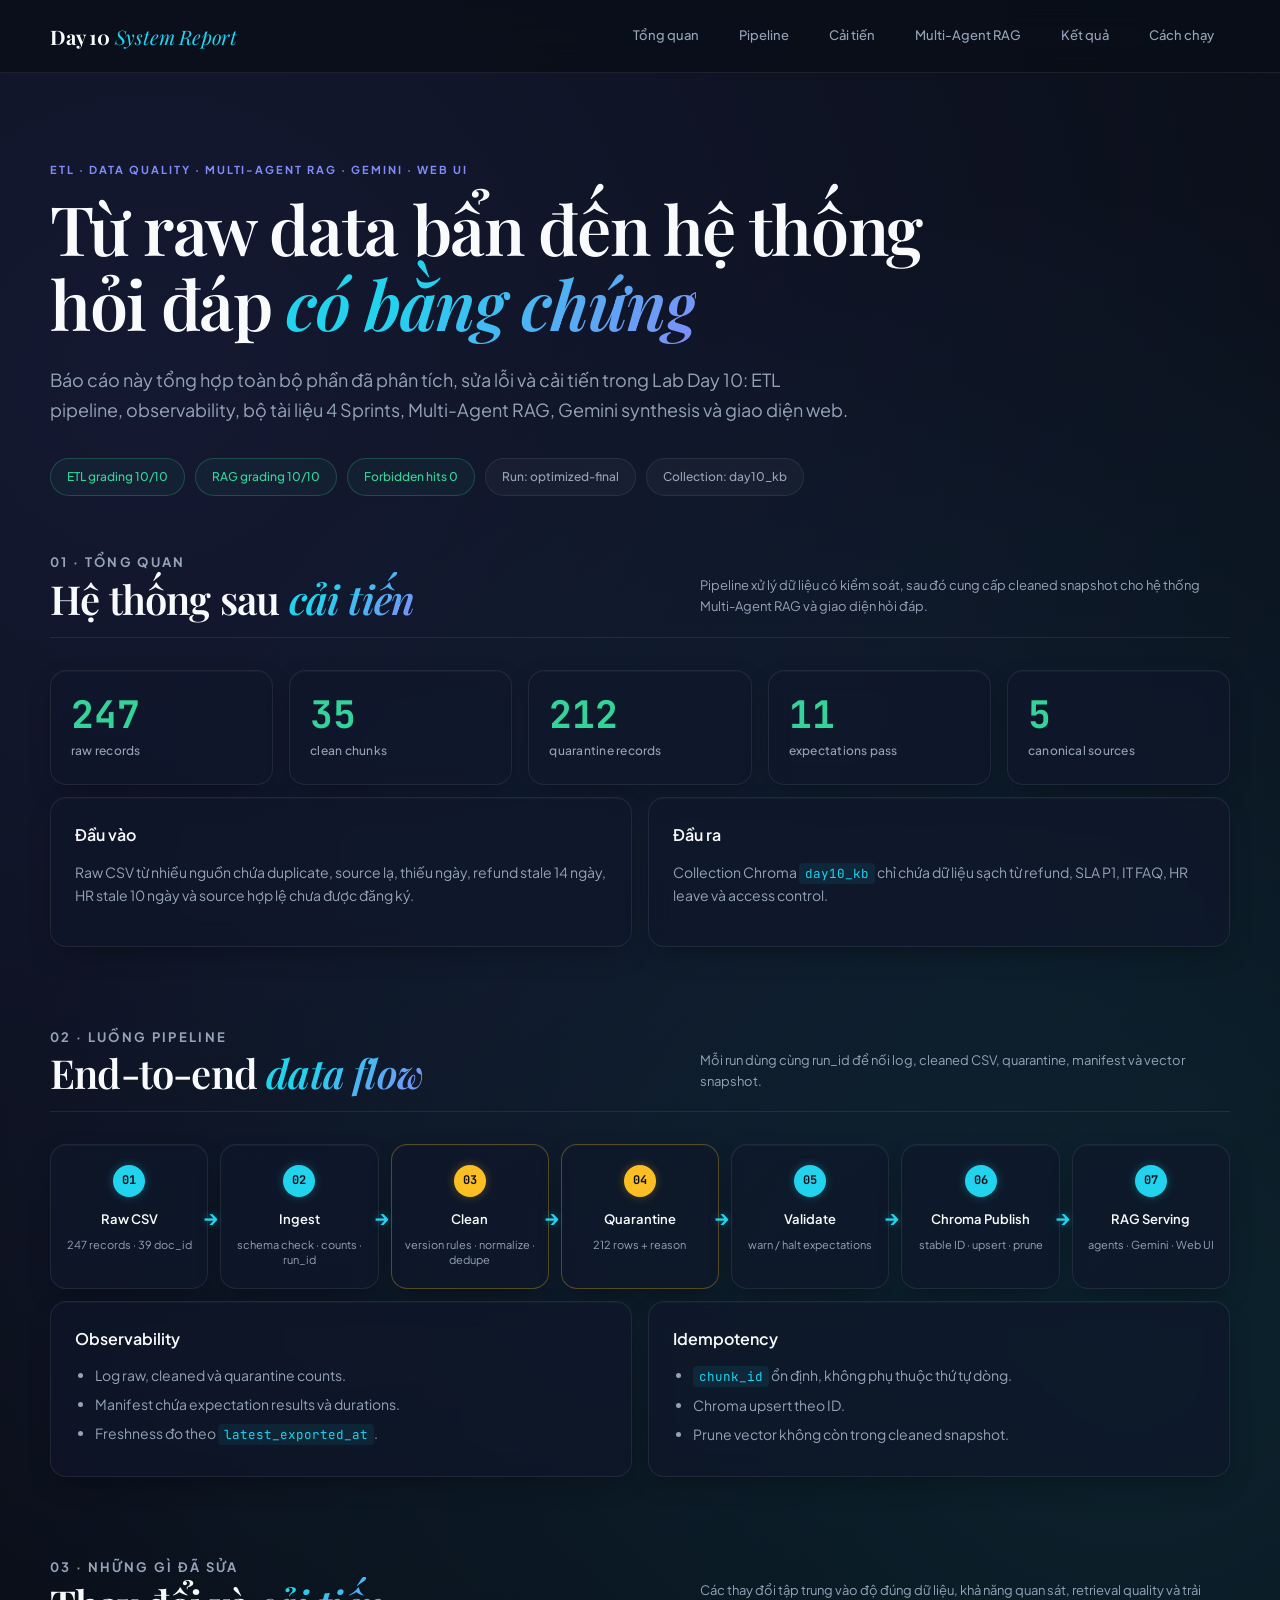
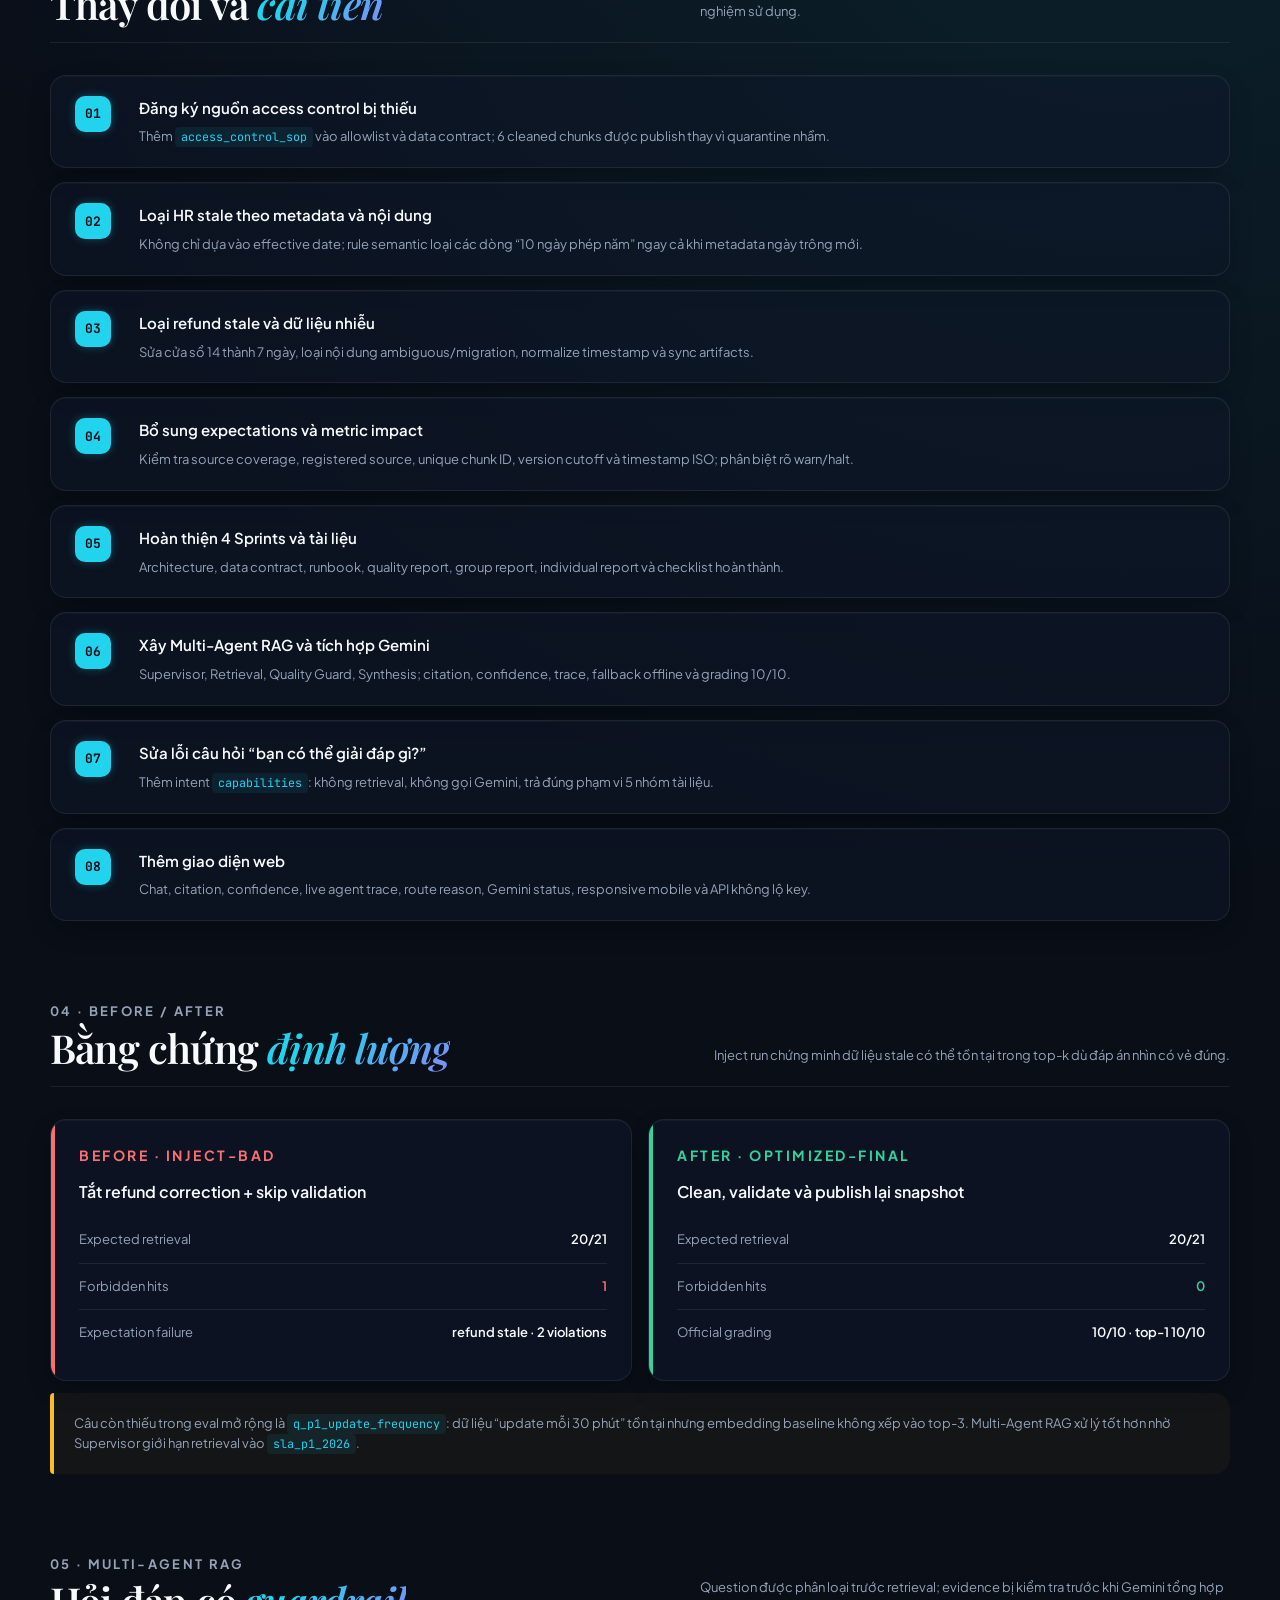
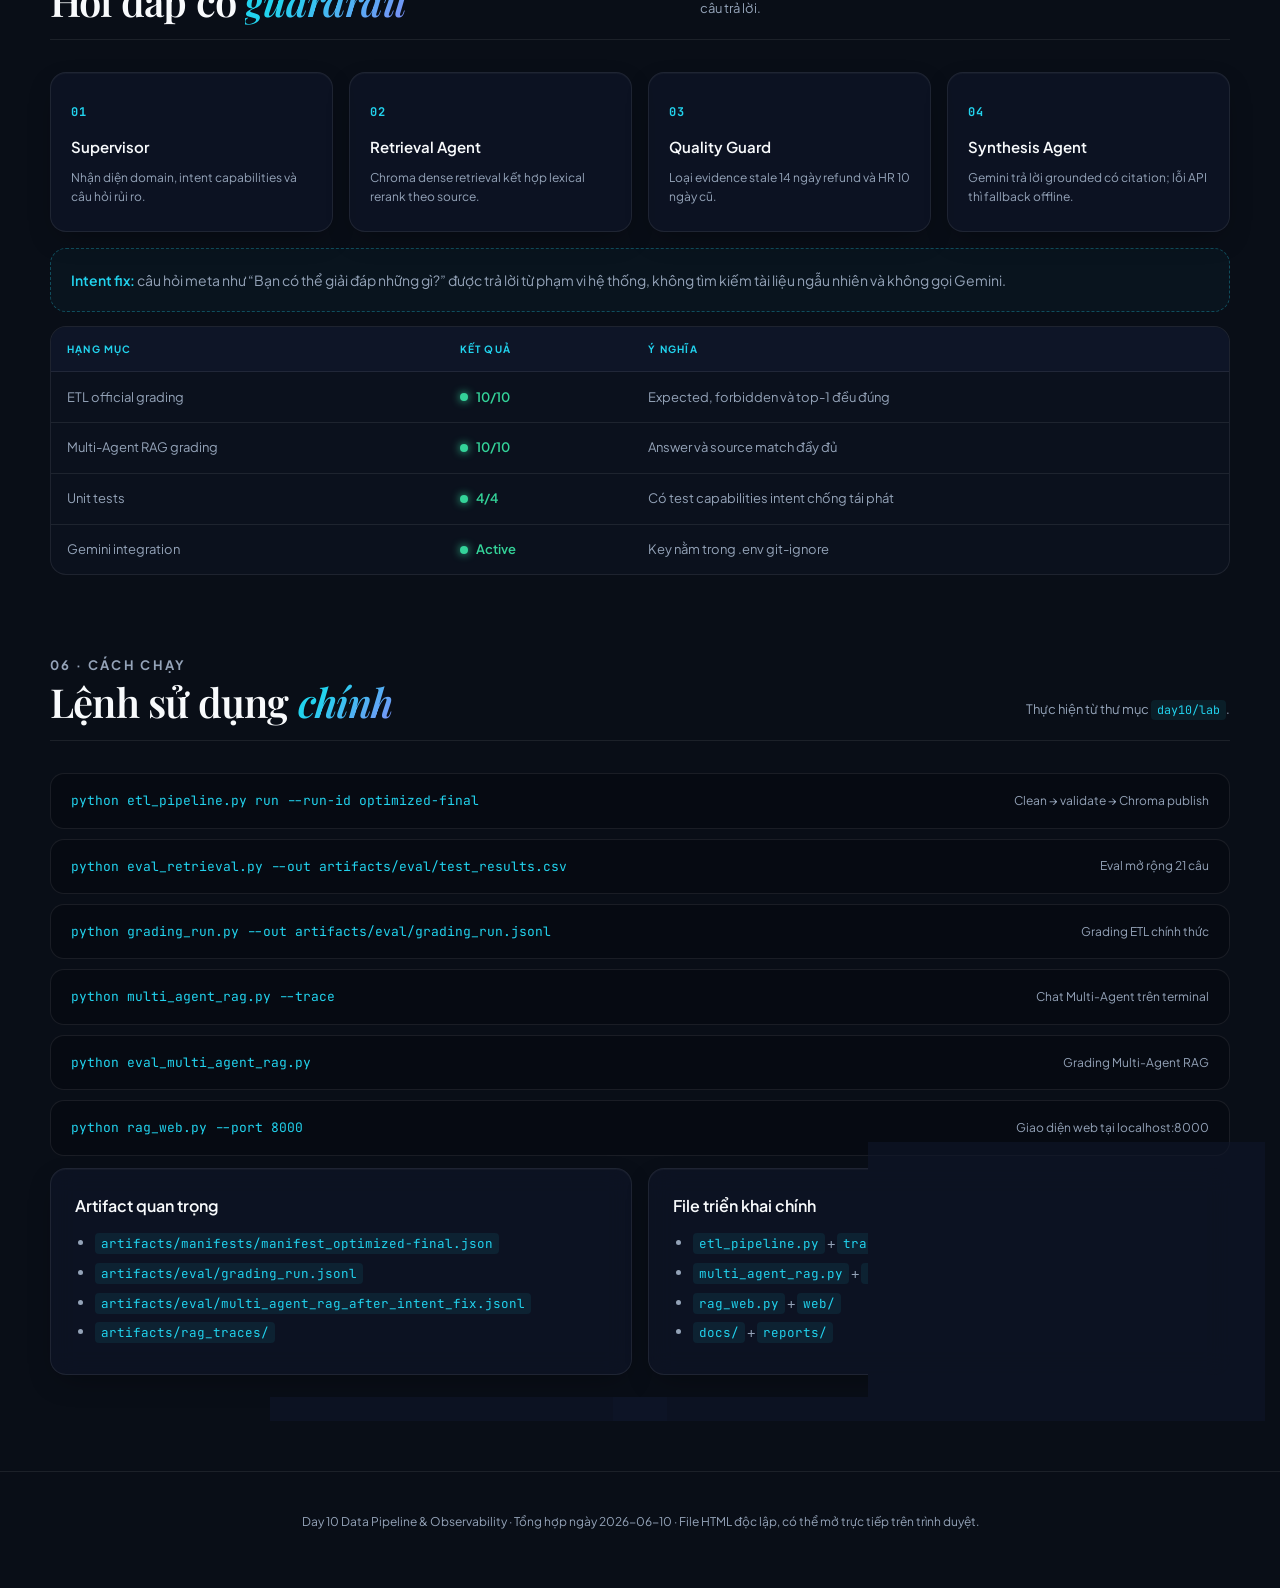
<file: day10/lab/project_summary.html>
<!doctype html>
<html lang="vi">
<head>
  <meta charset="utf-8">
  <meta name="viewport" content="width=device-width, initial-scale=1">
  <title>Tổng kết Day 10 · ETL & Multi-Agent RAG</title>
  <link rel="preconnect" href="https://fonts.googleapis.com">
  <link rel="preconnect" href="https://fonts.gstatic.com" crossorigin>
  <link href="https://fonts.googleapis.com/css2?family=Plus+Jakarta+Sans:ital,wght@0,300..800;1,300..800&family=Playfair+Display:ital,wght@0,400..900;1,400..900&family=JetBrains+Mono:ital,wght@0,100..800;1,100..800&display=swap" rel="stylesheet">
  <style>
    :root {
      --bg: #090e17;
      --bg-gradient: radial-gradient(circle at 12% 8%, rgba(99, 102, 241, 0.12), transparent 30%),
                     radial-gradient(circle at 88% 28%, rgba(34, 211, 238, 0.1), transparent 32%),
                     #090e17;
      --panel: #0f172a;
      --panel-hover: #1e293b;
      --panel-border: rgba(255, 255, 255, 0.08);
      --panel-border-hover: rgba(255, 255, 255, 0.16);
      --text: #f8fafc;
      --muted: #94a3b8;
      --cyan: #22d3ee;
      --indigo: #818cf8;
      --lime: #34d399;
      --orange: #fbbf24;
      --red: #f87171;
      --shadow: 0 10px 30px -10px rgba(0, 0, 0, 0.4), 0 1px 1px 0 rgba(255, 255, 255, 0.04) inset;
      --shadow-hover: 0 20px 40px -15px rgba(99, 102, 241, 0.2), 0 1px 1px 0 rgba(255, 255, 255, 0.08) inset;
      --transition: all 0.3s cubic-bezier(0.4, 0, 0.2, 1);
    }
    
    * {
      box-sizing: border-box;
    }
    
    html {
      scroll-behavior: smooth;
      color-scheme: dark;
    }
    
    body {
      margin: 0;
      color: var(--text);
      background: var(--bg-gradient);
      font-family: 'Plus Jakarta Sans', ui-sans-serif, system-ui, -apple-system, sans-serif;
      line-height: 1.65;
      -webkit-font-smoothing: antialiased;
      -moz-osx-font-smoothing: grayscale;
    }
    
    a {
      color: inherit;
    }
    
    code {
      font-family: 'JetBrains Mono', ui-monospace, SFMono-Regular, Consolas, monospace;
      color: var(--cyan);
      background: rgba(34, 211, 238, 0.08);
      padding: 2px 6px;
      border-radius: 4px;
      font-size: 0.9em;
    }
    
    .wrap {
      width: min(1180px, calc(100% - 40px));
      margin: auto;
    }
    
    .top {
      position: sticky;
      top: 0;
      z-index: 50;
      border-bottom: 1px solid var(--panel-border);
      background: rgba(9, 14, 23, 0.75);
      backdrop-filter: blur(16px);
      -webkit-backdrop-filter: blur(16px);
    }
    
    .top .wrap {
      display: flex;
      align-items: center;
      justify-content: space-between;
      gap: 20px;
      min-height: 72px;
    }
    
    .brand {
      font-family: 'Playfair Display', Georgia, serif;
      font-weight: 700;
      font-size: 20px;
      letter-spacing: -0.01em;
    }
    
    .brand span {
      color: var(--cyan);
      font-style: italic;
      font-weight: 400;
    }
    
    .nav {
      display: flex;
      gap: 8px;
      overflow: auto;
    }
    
    .nav a {
      padding: 8px 16px;
      border-radius: 999px;
      color: var(--muted);
      font-size: 13px;
      font-weight: 500;
      text-decoration: none;
      white-space: nowrap;
      transition: var(--transition);
    }
    
    .nav a:hover {
      color: var(--text);
      background: rgba(34, 211, 238, 0.1);
    }
    
    header {
      padding: 88px 0 56px;
    }
    
    .eyebrow {
      margin: 0 0 12px;
      color: var(--indigo);
      font-size: 11px;
      font-weight: 700;
      letter-spacing: 0.18em;
      text-transform: uppercase;
    }
    
    h1, h2, h3, p {
      margin-top: 0;
    }
    
    h1, h2 {
      font-family: 'Playfair Display', Georgia, serif;
      font-weight: 600;
      letter-spacing: -0.02em;
    }
    
    h1 {
      max-width: 880px;
      margin-bottom: 24px;
      font-size: clamp(38px, 6vw, 68px);
      line-height: 1.1;
    }
    
    h1 span, h2 span {
      color: var(--cyan);
      font-style: italic;
      background: linear-gradient(135deg, var(--cyan) 30%, var(--indigo) 100%);
      -webkit-background-clip: text;
      -webkit-text-fill-color: transparent;
    }
    
    .lead {
      max-width: 800px;
      color: var(--muted);
      font-size: 18px;
      line-height: 1.7;
    }
    
    .badges {
      display: flex;
      flex-wrap: wrap;
      gap: 10px;
      margin-top: 32px;
    }
    
    .badge {
      padding: 8px 16px;
      border: 1px solid var(--panel-border);
      border-radius: 999px;
      color: var(--muted);
      background: rgba(255, 255, 255, 0.03);
      font-size: 12px;
      font-weight: 500;
      transition: var(--transition);
    }
    
    .badge.ok {
      color: var(--lime);
      border-color: rgba(52, 211, 153, 0.25);
      background: rgba(52, 211, 153, 0.05);
    }
    
    main {
      display: grid;
      gap: 80px;
      padding-bottom: 96px;
    }
    
    section {
      scroll-margin-top: 100px;
    }
    
    .section-head {
      display: flex;
      justify-content: space-between;
      align-items: flex-end;
      gap: 24px;
      margin-bottom: 32px;
      border-bottom: 1px solid var(--panel-border);
      padding-bottom: 16px;
    }
    
    .section-head h2 {
      margin-bottom: 0;
      font-size: clamp(28px, 4vw, 40px);
      line-height: 1.1;
    }
    
    .section-head p {
      max-width: 530px;
      margin-bottom: 4px;
      color: var(--muted);
      font-size: 13px;
      line-height: 1.6;
    }
    
    .stats {
      display: grid;
      grid-template-columns: repeat(5, 1fr);
      gap: 16px;
    }
    
    .stat, .card {
      border: 1px solid var(--panel-border);
      border-radius: 16px;
      background: rgba(15, 23, 42, 0.6);
      backdrop-filter: blur(12px);
      -webkit-backdrop-filter: blur(12px);
      box-shadow: var(--shadow);
      transition: var(--transition);
    }
    
    .stat {
      padding: 24px 20px;
    }
    
    .stat:hover {
      transform: translateY(-2px);
      border-color: var(--panel-border-hover);
      box-shadow: var(--shadow-hover);
    }
    
    .stat strong, .stat span {
      display: block;
    }
    
    .stat strong {
      font-family: 'JetBrains Mono', monospace;
      font-weight: 700;
      font-size: 38px;
      color: var(--lime);
      line-height: 1;
      margin-bottom: 8px;
    }
    
    .stat span {
      color: var(--muted);
      font-size: 12px;
      font-weight: 500;
      letter-spacing: 0.02em;
    }
    
    .grid {
      display: grid;
      grid-template-columns: repeat(2, 1fr);
      gap: 16px;
    }
    
    .card {
      padding: 24px;
    }
    
    .card:hover {
      transform: translateY(-2px);
      border-color: var(--panel-border-hover);
      box-shadow: var(--shadow-hover);
    }
    
    .card h3 {
      margin-bottom: 12px;
      font-size: 16px;
      font-weight: 600;
      color: var(--text);
    }
    
    .card p, .card li {
      color: var(--muted);
      font-size: 14px;
      line-height: 1.65;
    }
    
    .card ul {
      margin: 0;
      padding-left: 20px;
    }
    
    .card li {
      margin-bottom: 6px;
    }
    
    .flow {
      display: grid;
      grid-template-columns: repeat(7, 1fr);
      gap: 12px;
      align-items: stretch;
    }
    
    .node {
      position: relative;
      min-height: 130px;
      padding: 20px 12px;
      border: 1px solid var(--panel-border);
      border-radius: 16px;
      background: rgba(15, 23, 42, 0.7);
      text-align: center;
      box-shadow: var(--shadow);
      transition: var(--transition);
    }
    
    .node:hover {
      transform: translateY(-2px);
      border-color: var(--cyan);
      box-shadow: 0 10px 25px -5px rgba(34, 211, 238, 0.15);
    }
    
    .node:not(:last-child)::after {
      content: "→";
      position: absolute;
      right: -12px;
      top: 50%;
      transform: translateY(-50%);
      z-index: 10;
      color: var(--cyan);
      font-size: 20px;
      font-weight: 700;
      text-shadow: 0 0 8px rgba(34, 211, 238, 0.4);
    }
    
    .node span {
      display: grid;
      place-items: center;
      width: 32px;
      height: 32px;
      margin: 0 auto 12px;
      border-radius: 50%;
      color: #090e17;
      background: var(--cyan);
      font-family: 'JetBrains Mono', monospace;
      font-weight: 700;
      font-size: 12px;
      box-shadow: 0 0 10px rgba(34, 211, 238, 0.3);
    }
    
    .node strong {
      display: block;
      font-size: 13px;
      font-weight: 600;
      color: var(--text);
    }
    
    .node small {
      display: block;
      margin-top: 6px;
      color: var(--muted);
      font-size: 11px;
      line-height: 1.4;
    }
    
    .node.split {
      border-color: rgba(251, 191, 36, 0.3);
    }
    
    .node.split:hover {
      border-color: var(--orange);
      box-shadow: 0 10px 25px -5px rgba(251, 191, 36, 0.15);
    }
    
    .node.split span {
      background: var(--orange);
      box-shadow: 0 0 10px rgba(251, 191, 36, 0.3);
    }
    
    .compare {
      display: grid;
      grid-template-columns: 1fr 1fr;
      gap: 16px;
    }
    
    .compare .card {
      position: relative;
      overflow: hidden;
      padding-left: 28px;
    }
    
    .compare .card::before {
      content: "";
      position: absolute;
      inset: 0 auto 0 0;
      width: 4px;
      background: var(--red);
    }
    
    .compare .after::before {
      background: var(--lime);
    }
    
    .metric-line {
      display: flex;
      justify-content: space-between;
      align-items: center;
      gap: 12px;
      padding: 12px 0;
      border-bottom: 1px solid var(--panel-border);
      color: var(--muted);
      font-size: 13px;
    }
    
    .metric-line:last-child {
      border-bottom: 0;
    }
    
    .metric-line strong {
      color: var(--text);
      font-weight: 600;
    }
    
    .timeline {
      display: grid;
      gap: 14px;
    }
    
    .change {
      display: grid;
      grid-template-columns: 46px 1fr;
      gap: 18px;
      padding: 20px 24px;
      border: 1px solid var(--panel-border);
      border-radius: 16px;
      background: rgba(15, 23, 42, 0.5);
      box-shadow: var(--shadow);
      transition: var(--transition);
    }
    
    .change:hover {
      transform: translateX(4px);
      border-color: var(--panel-border-hover);
      background: rgba(15, 23, 42, 0.75);
    }
    
    .change .n {
      display: grid;
      place-items: center;
      width: 36px;
      height: 36px;
      border-radius: 10px;
      color: #090e17;
      background: var(--cyan);
      font-family: 'JetBrains Mono', monospace;
      font-weight: 700;
      font-size: 13px;
      box-shadow: 0 0 10px rgba(34, 211, 238, 0.3);
    }
    
    .change h3 {
      margin-bottom: 6px;
      font-size: 15px;
      font-weight: 600;
      color: var(--text);
    }
    
    .change p {
      margin-bottom: 0;
      color: var(--muted);
      font-size: 13px;
      line-height: 1.6;
    }
    
    .agents {
      display: grid;
      grid-template-columns: repeat(4, 1fr);
      gap: 16px;
    }
    
    .agent {
      padding: 24px 20px;
      border: 1px solid var(--panel-border);
      border-radius: 16px;
      background: rgba(15, 23, 42, 0.6);
      box-shadow: var(--shadow);
      transition: var(--transition);
    }
    
    .agent:hover {
      transform: translateY(-2px);
      border-color: var(--indigo);
      box-shadow: 0 10px 25px -5px rgba(129, 140, 248, 0.15);
    }
    
    .agent .num {
      color: var(--cyan);
      font-family: 'JetBrains Mono', monospace;
      font-weight: 700;
      font-size: 12px;
      letter-spacing: 0.05em;
    }
    
    .agent h3 {
      margin: 12px 0 8px;
      font-size: 15px;
      font-weight: 600;
      color: var(--text);
    }
    
    .agent p {
      margin-bottom: 0;
      color: var(--muted);
      font-size: 12px;
      line-height: 1.6;
    }
    
    .intent {
      margin-top: 16px;
      padding: 20px;
      border: 1px dashed rgba(34, 211, 238, 0.3);
      border-radius: 16px;
      background: rgba(34, 211, 238, 0.03);
      font-size: 14px;
      line-height: 1.6;
      color: var(--muted);
    }
    
    .intent strong {
      color: var(--cyan);
      font-weight: 600;
    }
    
    table {
      width: 100%;
      border-collapse: separate;
      border-spacing: 0;
      border: 1px solid var(--panel-border);
      border-radius: 16px;
      overflow: hidden;
      background: rgba(15, 23, 42, 0.4);
      font-size: 13px;
      margin-top: 24px;
    }
    
    th, td {
      padding: 14px 16px;
      border-bottom: 1px solid var(--panel-border);
      text-align: left;
    }
    
    th {
      color: var(--cyan);
      font-size: 10px;
      font-weight: 700;
      letter-spacing: 0.12em;
      text-transform: uppercase;
      background: rgba(15, 23, 42, 0.8);
    }
    
    td {
      color: var(--muted);
    }
    
    tr:last-child td {
      border-bottom: 0;
    }
    
    tr:hover td {
      background: rgba(255, 255, 255, 0.02);
      color: var(--text);
    }
    
    .result {
      display: inline-flex;
      align-items: center;
      gap: 8px;
      color: var(--lime);
      font-weight: 600;
    }
    
    .dot {
      width: 8px;
      height: 8px;
      border-radius: 50%;
      background: currentColor;
      box-shadow: 0 0 8px currentColor;
    }
    
    .commands {
      display: grid;
      gap: 10px;
    }
    
    .command {
      display: flex;
      justify-content: space-between;
      align-items: center;
      gap: 16px;
      padding: 16px 20px;
      border: 1px solid var(--panel-border);
      border-radius: 14px;
      background: #060a12;
      color: var(--cyan);
      font-family: 'JetBrains Mono', monospace;
      font-size: 13px;
      transition: var(--transition);
    }
    
    .command:hover {
      border-color: rgba(34, 211, 238, 0.3);
      background: #090e17;
    }
    
    .command span {
      color: var(--muted);
      font-family: 'Plus Jakarta Sans', sans-serif;
      font-size: 12px;
    }
    
    .note {
      padding: 20px;
      border-left: 4px solid var(--orange);
      border-radius: 4px 16px 16px 4px;
      background: rgba(251, 191, 36, 0.04);
      color: var(--muted);
      font-size: 13px;
      line-height: 1.6;
    }
    
    footer {
      padding: 40px 0 56px;
      border-top: 1px solid var(--panel-border);
      color: var(--muted);
      font-size: 12px;
      text-align: center;
    }
    
    @media(max-width: 980px) {
      .stats {
        grid-template-columns: repeat(3, 1fr);
      }
      .flow {
        grid-template-columns: repeat(2, 1fr);
      }
      .node:not(:last-child)::after {
        display: none;
      }
      .agents {
        grid-template-columns: repeat(2, 1fr);
      }
    }
    
    @media(max-width: 660px) {
      .top .wrap {
        display: block;
        padding: 12px 0;
        text-align: center;
      }
      .nav {
        margin-top: 10px;
        justify-content: center;
      }
      .stats, .grid, .compare, .agents {
        grid-template-columns: 1fr 1fr;
      }
      .flow {
        grid-template-columns: 1fr;
      }
      .section-head {
        display: block;
      }
      .section-head p {
        margin-top: 8px;
      }
      .command {
        display: block;
        text-align: left;
      }
      .command span {
        display: block;
        margin-top: 6px;
      }
    }
    
    @media(max-width: 480px) {
      .stats, .grid, .compare, .agents {
        grid-template-columns: 1fr;
      }
      h1 {
        font-size: 36px;
      }
    }
    
    @media print {
      .top {
        display: none;
      }
      body {
        background: white;
        color: #14202b;
      }
      .card, .stat, .node, .agent, .change, table {
        box-shadow: none;
        background: white;
        color: #14202b;
        border: 1px solid #ccc;
      }
      .card p, .card li, .stat span, .node small, .agent p, .change p, td, .lead, .section-head p {
        color: #4b5b67;
      }
    }
  </style>
</head>
<body>
  <nav class="top"><div class="wrap"><div class="brand">Day 10 <span>System Report</span></div><div class="nav"><a href="#overview">Tổng quan</a><a href="#pipeline">Pipeline</a><a href="#changes">Cải tiến</a><a href="#rag">Multi-Agent RAG</a><a href="#results">Kết quả</a><a href="#run">Cách chạy</a></div></div></nav>
  <header class="wrap">
    <p class="eyebrow">ETL · Data Quality · Multi-Agent RAG · Gemini · Web UI</p>
    <h1>Từ raw data bẩn đến hệ thống hỏi đáp <span>có bằng chứng</span></h1>
    <p class="lead">Báo cáo này tổng hợp toàn bộ phần đã phân tích, sửa lỗi và cải tiến trong Lab Day 10: ETL pipeline, observability, bộ tài liệu 4 Sprints, Multi-Agent RAG, Gemini synthesis và giao diện web.</p>
    <div class="badges"><span class="badge ok">ETL grading 10/10</span><span class="badge ok">RAG grading 10/10</span><span class="badge ok">Forbidden hits 0</span><span class="badge">Run: optimized-final</span><span class="badge">Collection: day10_kb</span></div>
  </header>
  <main class="wrap">
    <section id="overview">
      <div class="section-head"><div><p class="eyebrow">01 · Tổng quan</p><h2>Hệ thống sau <span>cải tiến</span></h2></div><p>Pipeline xử lý dữ liệu có kiểm soát, sau đó cung cấp cleaned snapshot cho hệ thống Multi-Agent RAG và giao diện hỏi đáp.</p></div>
      <div class="stats"><div class="stat"><strong>247</strong><span>raw records</span></div><div class="stat"><strong>35</strong><span>clean chunks</span></div><div class="stat"><strong>212</strong><span>quarantine records</span></div><div class="stat"><strong>11</strong><span>expectations pass</span></div><div class="stat"><strong>5</strong><span>canonical sources</span></div></div>
      <div class="grid" style="margin-top:12px"><article class="card"><h3>Đầu vào</h3><p>Raw CSV từ nhiều nguồn chứa duplicate, source lạ, thiếu ngày, refund stale 14 ngày, HR stale 10 ngày và source hợp lệ chưa được đăng ký.</p></article><article class="card"><h3>Đầu ra</h3><p>Collection Chroma <code>day10_kb</code> chỉ chứa dữ liệu sạch từ refund, SLA P1, IT FAQ, HR leave và access control.</p></article></div>
    </section>

    <section id="pipeline">
      <div class="section-head"><div><p class="eyebrow">02 · Luồng pipeline</p><h2>End-to-end <span>data flow</span></h2></div><p>Mỗi run dùng cùng run_id để nối log, cleaned CSV, quarantine, manifest và vector snapshot.</p></div>
      <div class="flow"><div class="node"><span>01</span><strong>Raw CSV</strong><small>247 records · 39 doc_id</small></div><div class="node"><span>02</span><strong>Ingest</strong><small>schema check · counts · run_id</small></div><div class="node split"><span>03</span><strong>Clean</strong><small>version rules · normalize · dedupe</small></div><div class="node split"><span>04</span><strong>Quarantine</strong><small>212 rows + reason</small></div><div class="node"><span>05</span><strong>Validate</strong><small>warn / halt expectations</small></div><div class="node"><span>06</span><strong>Chroma Publish</strong><small>stable ID · upsert · prune</small></div><div class="node"><span>07</span><strong>RAG Serving</strong><small>agents · Gemini · Web UI</small></div></div>
      <div class="grid" style="margin-top:12px"><article class="card"><h3>Observability</h3><ul><li>Log raw, cleaned và quarantine counts.</li><li>Manifest chứa expectation results và durations.</li><li>Freshness đo theo <code>latest_exported_at</code>.</li></ul></article><article class="card"><h3>Idempotency</h3><ul><li><code>chunk_id</code> ổn định, không phụ thuộc thứ tự dòng.</li><li>Chroma upsert theo ID.</li><li>Prune vector không còn trong cleaned snapshot.</li></ul></article></div>
    </section>

    <section id="changes">
      <div class="section-head"><div><p class="eyebrow">03 · Những gì đã sửa</p><h2>Thay đổi và <span>cải tiến</span></h2></div><p>Các thay đổi tập trung vào độ đúng dữ liệu, khả năng quan sát, retrieval quality và trải nghiệm sử dụng.</p></div>
      <div class="timeline">
        <article class="change"><div class="n">01</div><div><h3>Đăng ký nguồn access control bị thiếu</h3><p>Thêm <code>access_control_sop</code> vào allowlist và data contract; 6 cleaned chunks được publish thay vì quarantine nhầm.</p></div></article>
        <article class="change"><div class="n">02</div><div><h3>Loại HR stale theo metadata và nội dung</h3><p>Không chỉ dựa vào effective date; rule semantic loại các dòng “10 ngày phép năm” ngay cả khi metadata ngày trông mới.</p></div></article>
        <article class="change"><div class="n">03</div><div><h3>Loại refund stale và dữ liệu nhiễu</h3><p>Sửa cửa sổ 14 thành 7 ngày, loại nội dung ambiguous/migration, normalize timestamp và sync artifacts.</p></div></article>
        <article class="change"><div class="n">04</div><div><h3>Bổ sung expectations và metric impact</h3><p>Kiểm tra source coverage, registered source, unique chunk ID, version cutoff và timestamp ISO; phân biệt rõ warn/halt.</p></div></article>
        <article class="change"><div class="n">05</div><div><h3>Hoàn thiện 4 Sprints và tài liệu</h3><p>Architecture, data contract, runbook, quality report, group report, individual report và checklist hoàn thành.</p></div></article>
        <article class="change"><div class="n">06</div><div><h3>Xây Multi-Agent RAG và tích hợp Gemini</h3><p>Supervisor, Retrieval, Quality Guard, Synthesis; citation, confidence, trace, fallback offline và grading 10/10.</p></div></article>
        <article class="change"><div class="n">07</div><div><h3>Sửa lỗi câu hỏi “bạn có thể giải đáp gì?”</h3><p>Thêm intent <code>capabilities</code>: không retrieval, không gọi Gemini, trả đúng phạm vi 5 nhóm tài liệu.</p></div></article>
        <article class="change"><div class="n">08</div><div><h3>Thêm giao diện web</h3><p>Chat, citation, confidence, live agent trace, route reason, Gemini status, responsive mobile và API không lộ key.</p></div></article>
      </div>
    </section>

    <section id="results">
      <div class="section-head"><div><p class="eyebrow">04 · Before / After</p><h2>Bằng chứng <span>định lượng</span></h2></div><p>Inject run chứng minh dữ liệu stale có thể tồn tại trong top-k dù đáp án nhìn có vẻ đúng.</p></div>
      <div class="compare"><article class="card"><p class="eyebrow" style="color:var(--red)">Before · inject-bad</p><h3>Tắt refund correction + skip validation</h3><div class="metric-line"><span>Expected retrieval</span><strong>20/21</strong></div><div class="metric-line"><span>Forbidden hits</span><strong style="color:var(--red)">1</strong></div><div class="metric-line"><span>Expectation failure</span><strong>refund stale · 2 violations</strong></div></article><article class="card after"><p class="eyebrow" style="color:var(--lime)">After · optimized-final</p><h3>Clean, validate và publish lại snapshot</h3><div class="metric-line"><span>Expected retrieval</span><strong>20/21</strong></div><div class="metric-line"><span>Forbidden hits</span><strong style="color:var(--lime)">0</strong></div><div class="metric-line"><span>Official grading</span><strong>10/10 · top-1 10/10</strong></div></article></div>
      <div class="note" style="margin-top:12px">Câu còn thiếu trong eval mở rộng là <code>q_p1_update_frequency</code>: dữ liệu “update mỗi 30 phút” tồn tại nhưng embedding baseline không xếp vào top-3. Multi-Agent RAG xử lý tốt hơn nhờ Supervisor giới hạn retrieval vào <code>sla_p1_2026</code>.</div>
    </section>

    <section id="rag">
      <div class="section-head"><div><p class="eyebrow">05 · Multi-Agent RAG</p><h2>Hỏi đáp có <span>guardrail</span></h2></div><p>Question được phân loại trước retrieval; evidence bị kiểm tra trước khi Gemini tổng hợp câu trả lời.</p></div>
      <div class="agents"><article class="agent"><span class="num">01</span><h3>Supervisor</h3><p>Nhận diện domain, intent capabilities và câu hỏi rủi ro.</p></article><article class="agent"><span class="num">02</span><h3>Retrieval Agent</h3><p>Chroma dense retrieval kết hợp lexical rerank theo source.</p></article><article class="agent"><span class="num">03</span><h3>Quality Guard</h3><p>Loại evidence stale 14 ngày refund và HR 10 ngày cũ.</p></article><article class="agent"><span class="num">04</span><h3>Synthesis Agent</h3><p>Gemini trả lời grounded có citation; lỗi API thì fallback offline.</p></article></div>
      <div class="intent"><strong>Intent fix:</strong> câu hỏi meta như “Bạn có thể giải đáp những gì?” được trả lời từ phạm vi hệ thống, không tìm kiếm tài liệu ngẫu nhiên và không gọi Gemini.</div>
      <table style="margin-top:14px"><thead><tr><th>Hạng mục</th><th>Kết quả</th><th>Ý nghĩa</th></tr></thead><tbody><tr><td>ETL official grading</td><td><span class="result"><span class="dot"></span>10/10</span></td><td>Expected, forbidden và top-1 đều đúng</td></tr><tr><td>Multi-Agent RAG grading</td><td><span class="result"><span class="dot"></span>10/10</span></td><td>Answer và source match đầy đủ</td></tr><tr><td>Unit tests</td><td><span class="result"><span class="dot"></span>4/4</span></td><td>Có test capabilities intent chống tái phát</td></tr><tr><td>Gemini integration</td><td><span class="result"><span class="dot"></span>Active</span></td><td>Key nằm trong .env git-ignore</td></tr></tbody></table>
    </section>

    <section id="run">
      <div class="section-head"><div><p class="eyebrow">06 · Cách chạy</p><h2>Lệnh sử dụng <span>chính</span></h2></div><p>Thực hiện từ thư mục <code>day10/lab</code>.</p></div>
      <div class="commands"><div class="command">python etl_pipeline.py run --run-id optimized-final <span>Clean → validate → Chroma publish</span></div><div class="command">python eval_retrieval.py --out artifacts/eval/test_results.csv <span>Eval mở rộng 21 câu</span></div><div class="command">python grading_run.py --out artifacts/eval/grading_run.jsonl <span>Grading ETL chính thức</span></div><div class="command">python multi_agent_rag.py --trace <span>Chat Multi-Agent trên terminal</span></div><div class="command">python eval_multi_agent_rag.py <span>Grading Multi-Agent RAG</span></div><div class="command">python rag_web.py --port 8000 <span>Giao diện web tại localhost:8000</span></div></div>
      <div class="grid" style="margin-top:12px"><article class="card"><h3>Artifact quan trọng</h3><ul><li><code>artifacts/manifests/manifest_optimized-final.json</code></li><li><code>artifacts/eval/grading_run.jsonl</code></li><li><code>artifacts/eval/multi_agent_rag_after_intent_fix.jsonl</code></li><li><code>artifacts/rag_traces/</code></li></ul></article><article class="card"><h3>File triển khai chính</h3><ul><li><code>etl_pipeline.py</code> + <code>transform/</code> + <code>quality/</code></li><li><code>multi_agent_rag.py</code> + <code>rag_agents/</code></li><li><code>rag_web.py</code> + <code>web/</code></li><li><code>docs/</code> + <code>reports/</code></li></ul></article></div>
    </section>
  </main>
  <footer><div class="wrap">Day 10 Data Pipeline & Observability · Tổng hợp ngày 2026-06-10 · File HTML độc lập, có thể mở trực tiếp trên trình duyệt.</div></footer>
</body>
</html>
</file>
